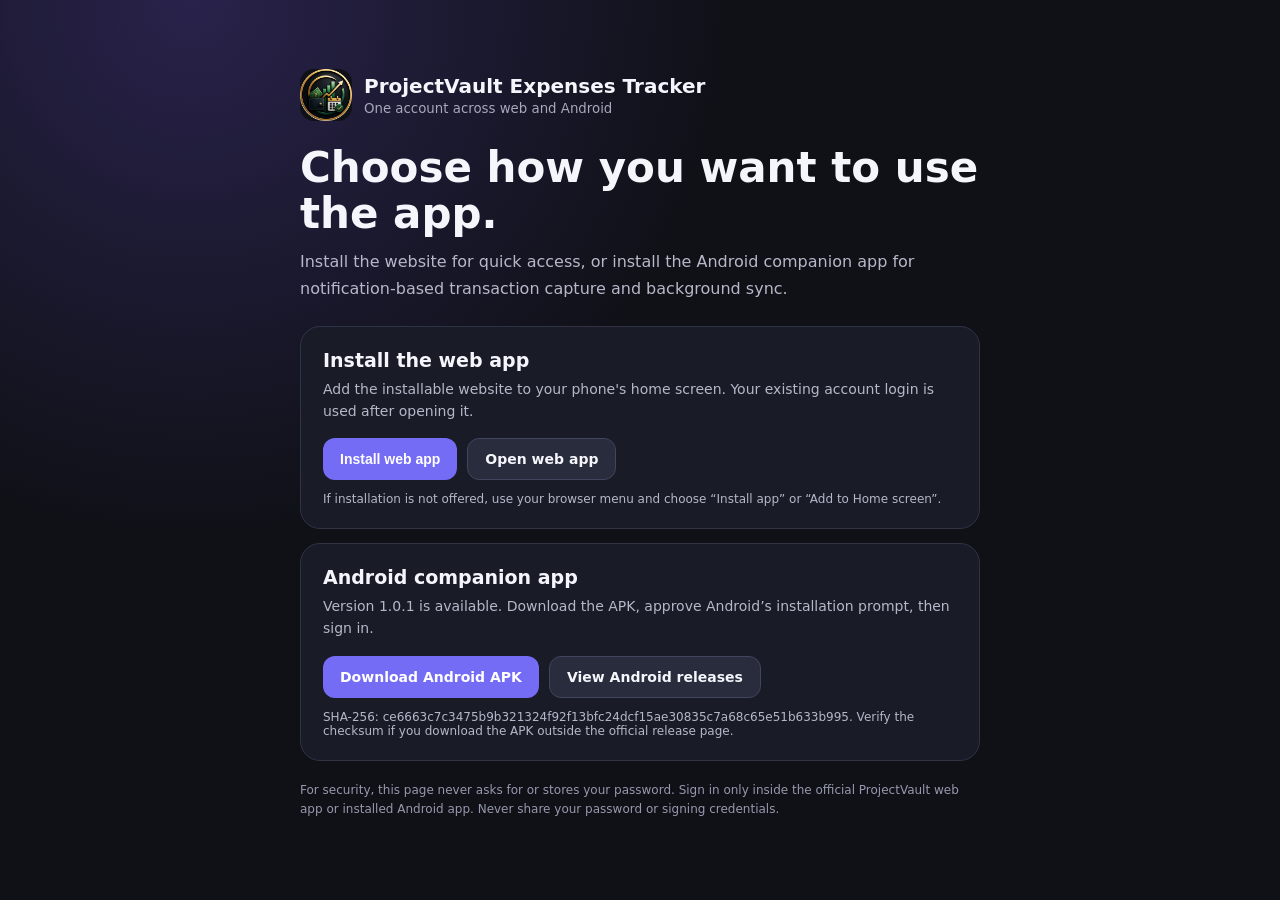
<file: android-download.html>
<!doctype html>
<html lang="en">
<head>
<meta charset="utf-8">
<meta name="viewport" content="width=device-width,initial-scale=1">
<meta name="theme-color" content="#0f1117">
<title>Get ProjectVault Expenses Tracker</title>
<link rel="manifest" href="./manifest.json">
<style>
:root{color-scheme:dark;font-family:Inter,system-ui,-apple-system,Segoe UI,sans-serif;background:#0f1117;color:#f5f6fb}
*{box-sizing:border-box}body{margin:0;min-height:100vh;display:grid;place-items:center;padding:22px;background:radial-gradient(circle at 15% 0%,#29224b 0,transparent 38%),#0f1117}
main{width:min(100%,680px)}.brand{display:flex;align-items:center;gap:12px;margin-bottom:24px}.brand img{width:52px;height:52px;border-radius:14px}.brand strong{font-size:20px}.brand small{display:block;color:#a6a8bb;margin-top:3px}
h1{font-size:clamp(28px,6vw,42px);line-height:1.1;margin:0 0 12px}.lead{color:#b6b8c9;line-height:1.65;margin:0 0 24px}
.card{background:#191b27;border:1px solid #303346;border-radius:20px;padding:22px;margin:14px 0}.card h2{font-size:19px;margin:0 0 8px}.card p{color:#b6b8c9;line-height:1.55;font-size:14px;margin:0 0 16px}
.actions{display:flex;gap:10px;flex-wrap:wrap}.btn{display:inline-flex;justify-content:center;align-items:center;padding:12px 17px;border-radius:12px;text-decoration:none;font-weight:750;border:0;cursor:pointer;font-size:14px}.primary{background:#756cf5;color:#fff}.secondary{background:#292c3d;color:#f5f6fb;border:1px solid #41455d}
.status{font-size:12px;color:#b6b8c9;margin-top:12px}.note{font-size:12px;color:#9699ad;line-height:1.6;margin-top:20px}.hidden{display:none!important}
</style>
</head>
<body>
<main>
  <div class="brand"><img src="./icon-192.png" alt=""><div><strong>ProjectVault Expenses Tracker</strong><small>One account across web and Android</small></div></div>
  <h1>Choose how you want to use the app.</h1>
  <p class="lead">Install the website for quick access, or install the Android companion app for notification-based transaction capture and background sync.</p>
  <section class="card">
    <h2>Install the web app</h2>
    <p>Add the installable website to your phone's home screen. Your existing account login is used after opening it.</p>
    <div class="actions"><button class="btn primary" id="pwa-install">Install web app</button><a class="btn secondary" href="./index.html">Open web app</a></div>
    <div class="status" id="pwa-status">If installation is not offered, use your browser menu and choose “Install app” or “Add to Home screen”.</div>
  </section>
  <section class="card">
    <h2>Android companion app</h2>
    <p id="android-description">Checking the latest signed Android release…</p>
    <div class="actions"><a class="btn primary hidden" id="apk-download" href="#" rel="noopener">Download Android APK</a><a class="btn secondary" id="release-page" href="https://github.com/projectvaultin/expenses_tracker/releases" target="_blank" rel="noopener">View Android releases</a></div>
    <div class="status" id="android-status">The APK is distributed separately because Android requires you to confirm installation. Sign in with your existing ProjectVault account after installation.</div>
  </section>
  <p class="note">For security, this page never asks for or stores your password. Sign in only inside the official ProjectVault web app or installed Android app. Never share your password or signing credentials.</p>
</main>
<script>
let deferredPrompt=null;
const installButton=document.getElementById('pwa-install');
const pwaStatus=document.getElementById('pwa-status');
window.addEventListener('beforeinstallprompt',event=>{event.preventDefault();deferredPrompt=event;installButton.disabled=false;});
installButton.addEventListener('click',async()=>{
  if(!deferredPrompt){pwaStatus.textContent='Open your browser menu and choose “Install app” or “Add to Home screen”.';return;}
  deferredPrompt.prompt();
  const result=await deferredPrompt.userChoice;
  pwaStatus.textContent=result.outcome==='accepted'?'Web app installation started. Open it and sign in.':'Installation was cancelled.';
  deferredPrompt=null;
});
window.addEventListener('appinstalled',()=>{pwaStatus.textContent='Web app installed. Open it and sign in with your existing account.';installButton.textContent='Installed';installButton.disabled=true;});
(async()=>{
 try{
  const response=await fetch('./latest.json',{cache:'no-store'});
  if(!response.ok)throw new Error('release metadata unavailable');
  const release=await response.json();
  const description=document.getElementById('android-description');
  const link=document.getElementById('apk-download');
  if(release.apk_url && /^https:\/\/github\.com\/projectvaultin\/expenses_tracker\/releases\/download\//.test(release.apk_url)){
    link.href=release.apk_url;link.classList.remove('hidden');
    description.textContent='Version '+(release.version||'latest')+' is available. Download the APK, approve Android’s installation prompt, then sign in.';
    if(release.sha256)document.getElementById('android-status').textContent='SHA-256: '+release.sha256+'. Verify the checksum if you download the APK outside the official release page.';
  }else{
    description.textContent='The Android project is being prepared for its first signed, installable release. No APK is published yet.';
  }
 }catch(e){document.getElementById('android-description').textContent='Could not check release status. You can still view the official GitHub releases page.';}
})();
</script>
</body>
</html>
</file>
